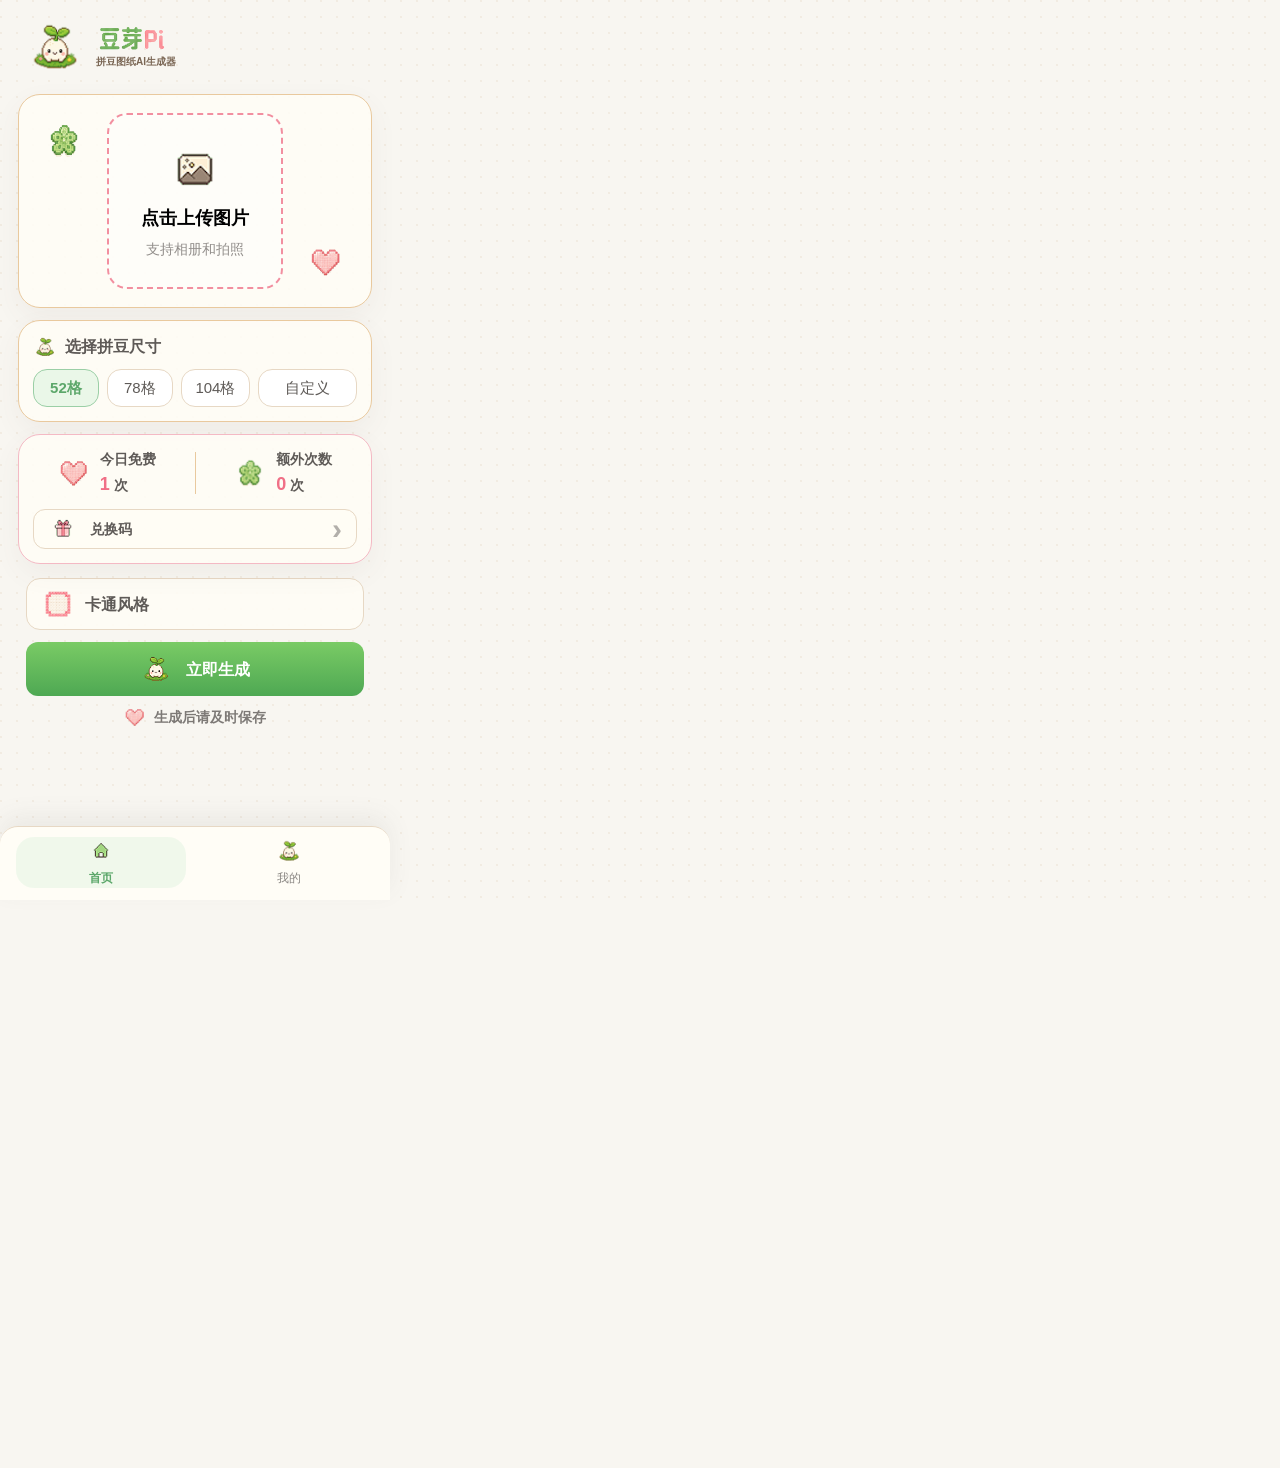
<file: index.html>
<!doctype html>
<html lang="zh-CN">
<head>
  <meta charset="utf-8">
  <meta name="viewport" content="width=device-width, initial-scale=1">
  <title>豆芽Pi</title>
  <meta http-equiv="refresh" content="0; url=production-html/mini-program.html">
  <link rel="canonical" href="production-html/mini-program.html">
</head>
<body>
  <a href="production-html/mini-program.html">打开豆芽Pi小程序前端</a>
</body>
</html>
</file>
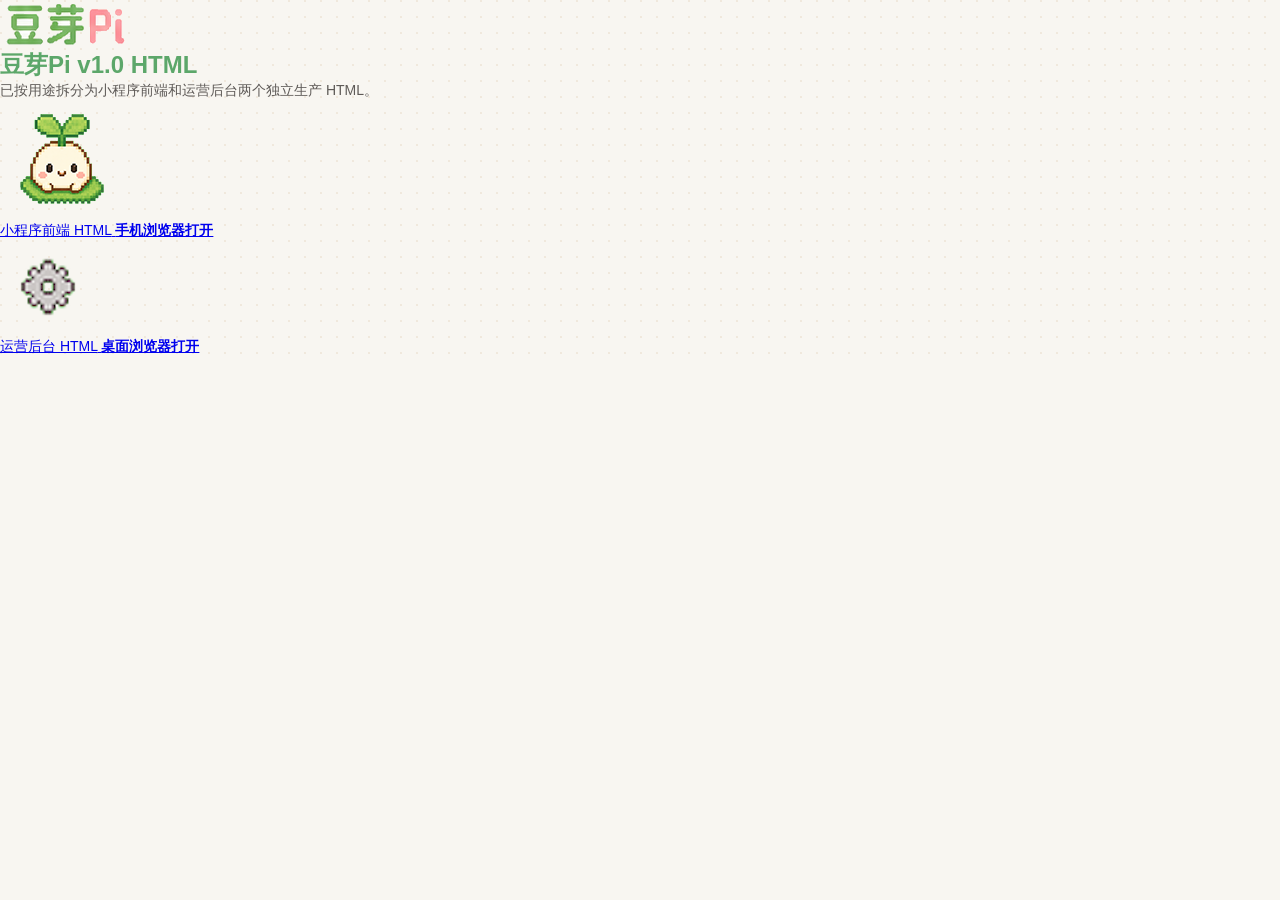
<file: production-html/index.html>
<!doctype html>
<html lang="zh-CN">
<head>
  <meta charset="utf-8">
  <meta name="viewport" content="width=device-width, initial-scale=1">
  <title>豆芽Pi v1.0 HTML 入口</title>
  <link rel="stylesheet" href="styles.css">
</head>
<body class="entry-app">
  <main class="entry-page">
    <img src="assets/brand/logo-lockup.png" alt="豆芽Pi Logo" class="entry-logo">
    <h1>豆芽Pi v1.0 HTML</h1>
    <p>已按用途拆分为小程序前端和运营后台两个独立生产 HTML。</p>
    <div class="entry-actions">
      <a class="entry-card" href="mini-program.html">
        <img src="assets/mascot/idle.png" alt="">
        <span>小程序前端 HTML</span>
        <strong>手机浏览器打开</strong>
      </a>
      <a class="entry-card" href="admin.html">
        <img src="assets/icons/settings.png" alt="">
        <span>运营后台 HTML</span>
        <strong>桌面浏览器打开</strong>
      </a>
    </div>
  </main>
</body>
</html>
</file>
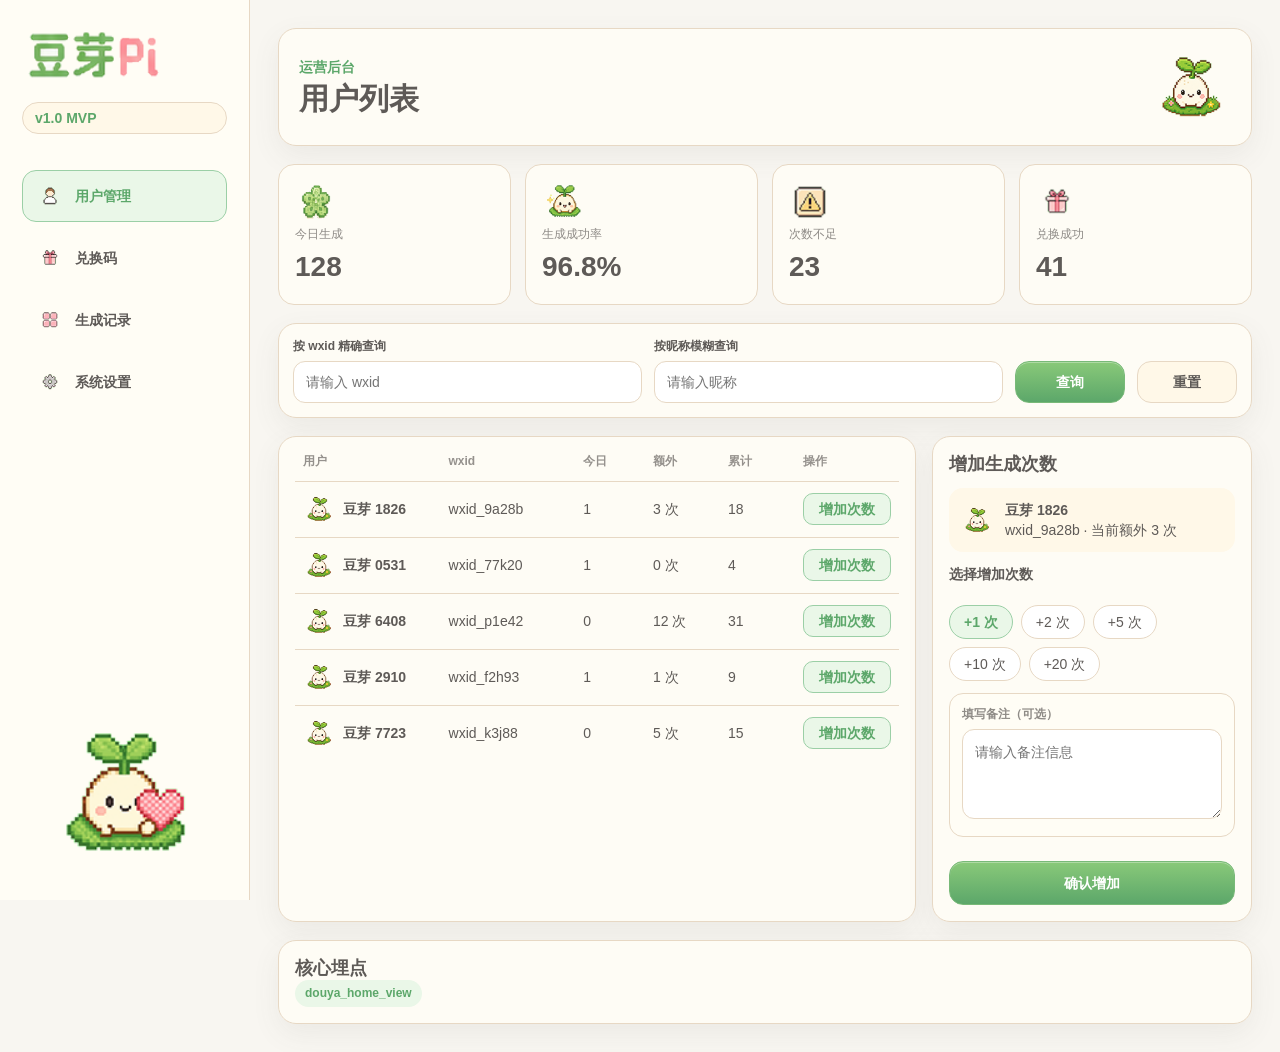
<file: production-html/admin.html>
<!doctype html>
<html lang="zh-CN">
<head>
  <meta charset="utf-8">
  <meta name="viewport" content="width=device-width, initial-scale=1">
  <title>豆芽Pi v1.0 运营后台</title>
  <link rel="icon" type="image/png" href="assets/brand/app-icon.png">
  <link rel="stylesheet" href="styles.css">
</head>
<body class="admin-app">
  <main id="admin-dashboard" class="admin-page" aria-label="豆芽Pi 运营后台用户管理">
    <aside class="admin-sidebar">
      <img src="assets/brand/logo-lockup.png" alt="豆芽Pi Logo" class="admin-logo">
      <span class="version-pill">v1.0 MVP</span>
      <nav>
        <button class="side-item is-active"><img src="assets/icons/profile.png" alt="">用户管理</button>
        <button class="side-item"><img src="assets/icons/redeem.png" alt="">兑换码</button>
        <button class="side-item"><img src="assets/icons/template-grid.png" alt="">生成记录</button>
        <button class="side-item"><img src="assets/icons/settings.png" alt="">系统设置</button>
      </nav>
      <img src="assets/mascot/love.png" alt="豆芽Pi 吉祥物" class="sidebar-mascot">
    </aside>

    <section class="admin-main">
      <header class="admin-card admin-title">
        <div>
          <span class="eyebrow">运营后台</span>
          <h1>用户列表</h1>
        </div>
        <img src="assets/brand/mascot-logo.png" alt="豆芽Pi 后台">
      </header>

      <div class="metric-grid">
        <article class="metric-card"><img src="assets/decorations/clover.png" alt=""><span>今日生成</span><strong>128</strong></article>
        <article class="metric-card"><img src="assets/mascot/success.png" alt=""><span>生成成功率</span><strong>96.8%</strong></article>
        <article class="metric-card"><img src="assets/icons/alert.png" alt=""><span>次数不足</span><strong id="quota-alert-count">23</strong></article>
        <article class="metric-card"><img src="assets/icons/redeem.png" alt=""><span>兑换成功</span><strong>41</strong></article>
      </div>

      <div class="admin-card filters">
        <label>
          <span>按 wxid 精确查询</span>
          <input id="admin-wxid" type="search" placeholder="请输入 wxid">
        </label>
        <label>
          <span>按昵称模糊查询</span>
          <input id="admin-name" type="search" placeholder="请输入昵称">
        </label>
        <button class="btn btn-primary compact-btn" data-action="admin-search">查询</button>
        <button class="btn btn-secondary compact-btn" data-action="admin-reset">重置</button>
      </div>

      <div class="admin-grid">
        <div class="admin-card table-card">
          <div class="table-header">
            <span>用户</span>
            <span>wxid</span>
            <span>今日</span>
            <span>额外</span>
            <span>累计</span>
            <span>操作</span>
          </div>
          <div id="admin-users" class="user-list"></div>
        </div>

        <div class="admin-card add-panel">
          <h2>增加生成次数</h2>
          <div id="selected-user" class="selected-user"></div>
          <span class="field-label">选择增加次数</span>
          <div class="add-counts">
            <button class="count-chip is-active" data-count="1">+1 次</button>
            <button class="count-chip" data-count="2">+2 次</button>
            <button class="count-chip" data-count="5">+5 次</button>
            <button class="count-chip" data-count="10">+10 次</button>
            <button class="count-chip" data-count="20">+20 次</button>
          </div>
          <label class="field-block admin-note">
            <span>填写备注（可选）</span>
            <textarea id="admin-note" maxlength="100" placeholder="请输入备注信息"></textarea>
          </label>
          <button class="btn btn-primary full" data-action="admin-add-count">确认增加</button>
        </div>
      </div>

      <div class="admin-card tracking-card">
        <h2>核心埋点</h2>
        <div id="event-log" class="event-log">
          <span>douya_home_view</span>
        </div>
      </div>
    </section>
  </main>

  <div id="toast" class="toast" role="status" aria-live="polite">
    <img src="assets/mascot/success.png" alt="">
    <span>已更新</span>
  </div>

  <script src="admin.js"></script>
</body>
</html>
</file>
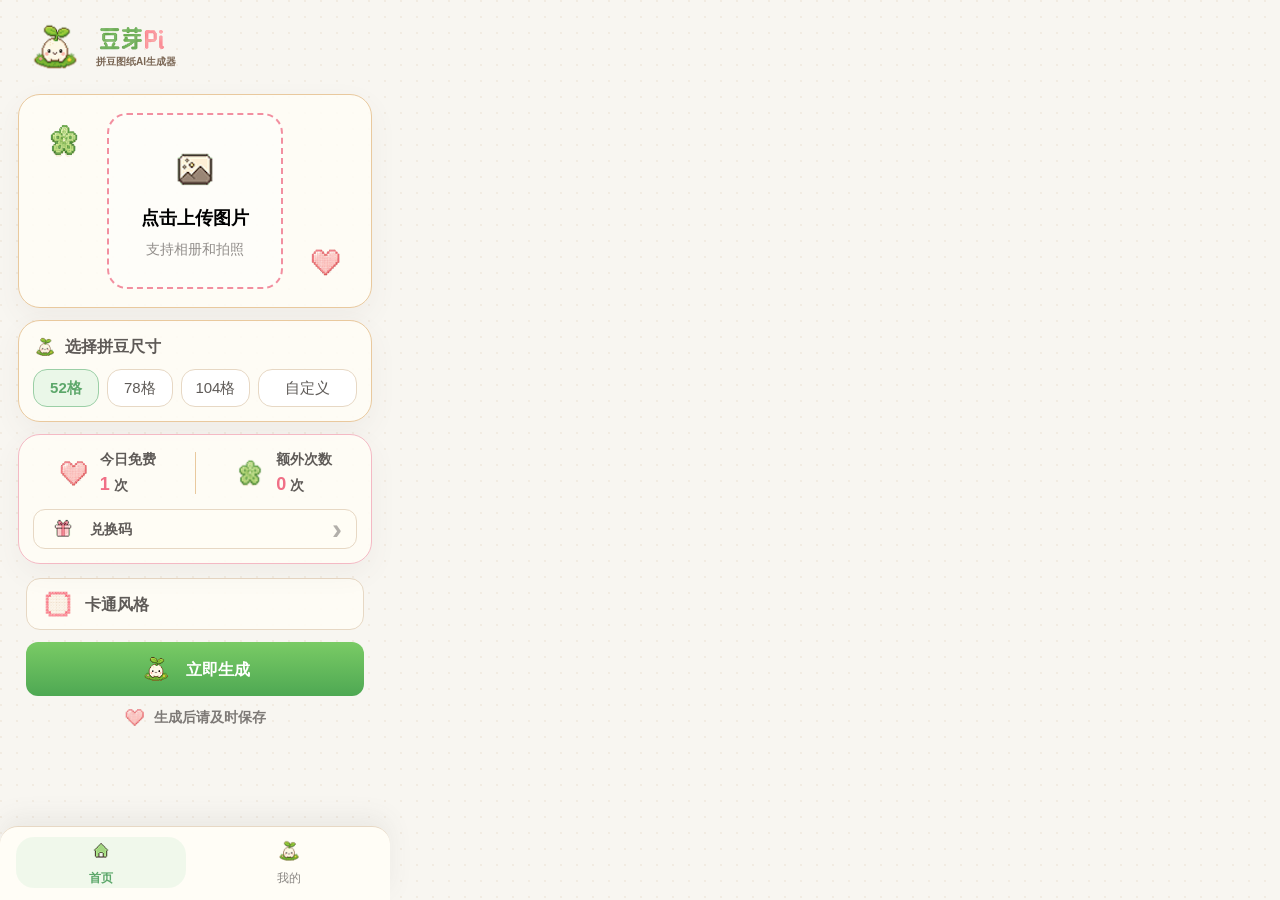
<file: production-html/mini-program.html>
<!doctype html>
<html lang="zh-CN">
<head>
  <meta charset="utf-8">
  <meta name="viewport" content="width=device-width, initial-scale=1, viewport-fit=cover">
  <title>豆芽Pi</title>
  <link rel="icon" type="image/png" href="assets/brand/app-icon.png">
  <link rel="stylesheet" href="styles.css">
</head>
<body class="mini-program-app">
  <main class="mini-app-shell" aria-label="豆芽Pi 小程序前端">
    <section id="screen-home" class="screen mini-screen is-active" data-screen="home">
      <header class="home-brand top-brand-row">
        <img src="assets/brand/mascot-logo.png" alt="豆芽Pi Logo" class="home-brand-icon">
        <div>
          <img src="assets/brand/logo-lockup.png" alt="豆芽Pi" class="home-logo">
          <p>拼豆图纸AI生成器</p>
        </div>
      </header>

      <button class="home-upload-card" type="button" data-action="upload-image" data-event="douya_image_upload_click" id="upload-card">
        <span class="upload-inner">
          <img src="assets/icons/image.png" alt="上传图片">
          <strong>点击上传图片</strong>
          <em>支持相册和拍照</em>
        </span>
        <img src="assets/decorations/clover.png" alt="" class="upload-deco clover">
        <img src="assets/decorations/heart.png" alt="" class="upload-deco heart">
      </button>

      <section class="home-panel size-panel">
        <h2><img src="assets/brand/mascot-logo.png" alt="">选择拼豆尺寸</h2>
        <div class="size-grid home-size-grid" id="size-options">
          <button class="size-option is-active" data-size="52" data-event="douya_preset_size_select">52格</button>
          <button class="size-option" data-size="78" data-event="douya_preset_size_select">78格</button>
          <button class="size-option" data-size="104" data-event="douya_preset_size_select">104格</button>
          <span class="custom-size-wrapper" id="custom-size-wrapper">
            <button class="size-option custom-trigger" data-size="custom" type="button">自定义</button>
            <label class="custom-size-field" aria-label="自定义拼豆尺寸">
              <input id="custom-size" class="custom-size" type="text" pattern="[0-9]*" maxlength="3" aria-label="输入8到104格的拼豆尺寸" inputmode="numeric">
              <span class="custom-size-placeholder">8~104格</span>
            </label>
          </span>
        </div>
      </section>

      <section class="home-panel quota-panel">
        <div class="quota-summary">
          <div>
            <img src="assets/decorations/heart.png" alt="">
            <strong><span class="quota-label">今日免费</span><span><b id="free-count" class="quota-number">1</b> 次</span></strong>
          </div>
          <span class="quota-divider"></span>
          <div>
            <img src="assets/decorations/clover.png" alt="">
            <strong><span class="quota-label">额外次数</span><span><b id="extra-count" class="quota-number">0</b> 次</span></strong>
          </div>
        </div>
        <button class="redeem-row" type="button" data-action="open-redeem" data-event="douya_redeem_entry_click">
          <img src="assets/icons/redeem.png" alt="">
          <span>兑换码</span>
          <strong>›</strong>
        </button>
      </section>

      <section class="style-options" aria-label="风格选择">
        <button id="cartoon-style-toggle" class="style-card" type="button" role="checkbox" aria-checked="false" data-action="toggle-cartoon-style" data-event="douya_cartoon_style_toggle">
          <img id="cartoon-style-icon" class="style-icon" src="assets/icons/cartoon-checkbox-unchecked.png" alt="">
          <span>卡通风格</span>
        </button>
      </section>

      <button id="generate-button" class="home-generate-button" data-action="start-generation" data-event="douya_generate_click">
        <img src="assets/brand/mascot-logo.png" alt="">
        <span>立即生成</span>
      </button>
      <p class="save-reminder"><img src="assets/decorations/heart.png" alt="">生成后请及时保存</p>
    </section>

    <section id="screen-profile" class="screen mini-screen profile-screen" data-screen="profile">
      <section class="profile-card">
        <img src="assets/brand/app-icon.png" alt="豆芽头像" class="profile-avatar">
        <strong>豆芽4826</strong>
        <img src="assets/decorations/heart.png" alt="" class="profile-heart">
      </section>

      <section class="profile-count-card">
        <div>
          <span>今日免费次数</span>
          <strong id="profile-free-count">1</strong>
        </div>
        <span class="quota-divider"></span>
        <div>
          <span>额外次数</span>
          <strong id="profile-extra-count">0</strong>
        </div>
      </section>

      <section class="profile-redeem-card">
        <img src="assets/icons/redeem.png" alt="">
        <div>
          <h2>兑换码</h2>
          <p>输入兑换码获取次数</p>
        </div>
        <button type="button" data-action="open-redeem" data-event="douya_redeem_entry_click">去兑换 ›</button>
      </section>

      <section class="profile-notice">
        <img src="assets/decorations/heart.png" alt="">
        <span>目前暂不保存历史作品，生成后请及时保存</span>
        <img src="assets/mascot/idle.png" alt="" class="notice-mascot">
      </section>
    </section>

    <section id="screen-generating" class="screen mini-screen center-screen" data-screen="generating">
      <div class="screen-header compact">
        <h1>生成中</h1>
      </div>
      <img src="assets/mascot/generating.png" alt="豆芽Pi 正在生成" class="large-mascot">
      <div class="bead-progress" aria-label="生成进度">
        <span class="bead-fill" id="progress-fill"></span>
      </div>
      <h2 id="progress-title">AI 正在摆放拼豆 · 0%</h2>
      <p>正在进行像素化、颜色映射与格子编号，请保持页面打开。</p>
      <button class="btn btn-secondary" type="button" data-action="cancel-generation">取消生成</button>
    </section>

    <section id="screen-result" class="screen mini-screen" data-screen="result">
      <div class="screen-header compact">
        <button class="icon-button" type="button" data-action="go-home" aria-label="返回首页">‹</button>
        <h1>生成结果</h1>
      </div>
      <div class="result-layout">
        <button class="bead-preview" type="button" data-action="open-image-preview" data-event="douya_result_preview_zoom_click" aria-label="查看拼豆大图">
          <img src="assets/decorations/pegboard-heart.png" alt="拼豆预览图">
        </button>
        <div class="result-stats">
          <div><span>尺寸</span><strong id="result-size">52 x 52</strong></div>
          <div><span>颜色数量</span><strong>12 色</strong></div>
        </div>
      </div>
      <div class="warning-strip">本期暂不保存历史作品，请及时下载保存。</div>
      <div class="action-row">
        <button class="btn btn-secondary" type="button" data-action="go-home" data-event="douya_regenerate_click">重新生成</button>
        <button class="btn btn-save" type="button" data-action="save-result" data-event="douya_grid_image_download_click">
          <img src="assets/icons/download.png" alt="">
          <span>保存到相册</span>
        </button>
      </div>
    </section>

    <section id="screen-errors" class="screen mini-screen" data-screen="errors">
      <div class="screen-header compact">
        <button class="icon-button" type="button" data-action="go-home" aria-label="返回首页">‹</button>
        <h1>异常与重试</h1>
      </div>
      <div class="error-grid">
        <button class="error-card" data-error="upload"><img src="assets/icons/upload.png" alt=""><strong>图片上传失败</strong><span>图片上传失败，请重新上传</span></button>
        <button class="error-card" data-error="blur"><img src="assets/icons/image.png" alt=""><strong>图片不清晰</strong><span>图片清晰度不足，请更换更清晰的图片后重试</span></button>
        <button class="error-card" data-error="risk"><img src="assets/icons/alert.png" alt=""><strong>内容风险</strong><span>当前图片暂不支持生成，请更换图片后重试</span></button>
        <button class="error-card" data-error="quota"><img src="assets/icons/redeem.png" alt=""><strong>次数不足</strong><span>今日免费生成次数已用完，可使用兑换码增加次数</span></button>
        <button class="error-card" data-error="timeout"><img src="assets/decorations/magic-wand.png" alt=""><strong>生成超时</strong><span>生成时间较长，请稍后重试</span></button>
        <button class="error-card" data-error="save"><img src="assets/icons/download.png" alt=""><strong>保存失败</strong><span>保存失败，请检查相册权限后重试</span></button>
      </div>
    </section>
  </main>

  <nav class="tabbar mini-tabbar two-tabbar" aria-label="底部导航">
    <button class="tab-item is-active" data-action="go-home"><img src="assets/icons/home.png" alt=""><span>首页</span></button>
    <button class="tab-item" data-action="show-profile"><img src="assets/brand/mascot-logo.png" alt=""><span>我的</span></button>
  </nav>

  <div class="modal-backdrop" id="redeem-modal" aria-hidden="true">
    <div class="modal-card" role="dialog" aria-modal="true" aria-labelledby="redeem-title">
      <button class="modal-close" type="button" data-action="close-redeem" aria-label="关闭">×</button>
      <img src="assets/mascot/love.png" alt="兑换码" class="modal-mascot">
      <h2 id="redeem-title">兑换码</h2>
      <p>输入兑换码后可增加生成次数</p>
      <input id="redeem-input" type="text" placeholder="请输入兑换码">
      <div class="action-row">
        <button class="btn btn-secondary" type="button" data-action="close-redeem">取消</button>
        <button class="btn btn-primary" type="button" data-action="submit-redeem" data-event="douya_redeem_submit">确认兑换</button>
      </div>
    </div>
  </div>

  <div class="image-preview-modal" id="image-preview-modal" aria-hidden="true">
    <button class="image-preview-close" type="button" data-action="close-image-preview" aria-label="关闭大图">×</button>
    <div class="image-preview-stage" id="image-preview-stage">
      <img id="image-preview-img" src="assets/decorations/pegboard-heart.png" alt="拼豆大图预览">
    </div>
  </div>

  <div id="toast" class="toast" role="status" aria-live="polite">
    <img src="assets/mascot/success.png" alt="">
    <span>已保存到相册</span>
  </div>
  <img src="assets/icons/upload-close.png" alt="" class="preload-asset" aria-hidden="true">

  <script src="mini-program.js"></script>
</body>
</html>
</file>
<file: production-html/styles.css>
:root {
  --green-300: #9BCFA6;
  --green-500: #5CA76A;
  --pink-100: #F4D7DE;
  --pink-400: #F28FA0;
  --yellow-200: #F3E3A1;
  --blue-200: #A9C7D8;
  --peach-200: #F2B9A2;
  --surface-base: #F8F6F1;
  --surface-card: #FFFDF6;
  --text-primary: #5E5A57;
  --border-soft: #E7D8C4;
  --shadow-soft: 0 18px 48px rgba(94, 90, 87, .14);
}

* {
  box-sizing: border-box;
}

html {
  min-height: 100%;
  background: var(--surface-base);
}

body {
  min-height: 100%;
  margin: 0;
  color: var(--text-primary);
  font-family: -apple-system, BlinkMacSystemFont, "PingFang SC", "Microsoft YaHei", sans-serif;
  font-size: 14px;
  line-height: 1.45;
  background:
    radial-gradient(circle at 1px 1px, rgba(231, 216, 196, .45) 1px, transparent 0) 0 0 / 16px 16px,
    var(--surface-base);
}

button,
input,
textarea {
  font: inherit;
}

button {
  cursor: pointer;
}

img {
  display: block;
  max-width: 100%;
}

.page-shell {
  width: min(1480px, 100%);
  margin: 0 auto;
  padding: 24px;
}

.topbar,
.workspace,
.admin-card,
.phone {
  border: 1px solid var(--border-soft);
}

.topbar {
  display: flex;
  align-items: center;
  justify-content: space-between;
  gap: 20px;
  padding: 14px 18px;
  border-radius: 20px;
  background: rgba(255, 253, 246, .9);
  box-shadow: 0 12px 32px rgba(94, 90, 87, .08);
}

.brand-lockup {
  display: flex;
  align-items: center;
  gap: 14px;
}

.brand-logo {
  width: 128px;
  height: auto;
}

.version-pill,
.eyebrow {
  color: var(--green-500);
  font-weight: 700;
}

.version-pill {
  padding: 5px 12px;
  border: 1px solid var(--border-soft);
  border-radius: 999px;
  background: #FFF8E8;
}

.topbar-meta {
  display: flex;
  gap: 16px;
  color: rgba(94, 90, 87, .72);
}

.workspace {
  display: grid;
  grid-template-columns: minmax(390px, 430px) minmax(680px, 1fr);
  gap: 24px;
  margin-top: 22px;
  padding: 22px;
  border-radius: 24px;
  background: rgba(255, 253, 246, .58);
}

.phone-stage {
  display: flex;
  justify-content: center;
  align-items: flex-start;
}

.phone {
  position: sticky;
  top: 20px;
  width: 390px;
  height: 844px;
  overflow: hidden;
  border-radius: 42px;
  background: var(--surface-card);
  box-shadow: var(--shadow-soft);
}

.phone::before {
  content: "";
  position: absolute;
  inset: 10px;
  pointer-events: none;
  border: 7px solid #2f2d2b;
  border-radius: 34px;
  z-index: 5;
}

.wechat-status {
  position: relative;
  z-index: 2;
  display: flex;
  justify-content: space-between;
  align-items: center;
  height: 48px;
  padding: 16px 28px 8px;
  font-weight: 700;
}

.wechat-capsule {
  padding: 4px 10px;
  border: 1px solid var(--border-soft);
  border-radius: 999px;
  background: #fff;
  letter-spacing: 1px;
}

.screen {
  display: none;
  height: calc(100% - 116px);
  overflow-y: auto;
  padding: 8px 24px 22px;
}

.screen.is-active {
  display: block;
}

.screen-header {
  display: flex;
  align-items: center;
  min-height: 42px;
  margin-bottom: 10px;
}

.screen-header.compact {
  gap: 10px;
}

.header-logo {
  width: 100px;
}

h1,
h2,
h3,
p {
  margin: 0;
}

h1 {
  font-size: 24px;
  line-height: 1.2;
  color: var(--green-500);
}

h2 {
  font-size: 18px;
  line-height: 1.25;
}

h3 {
  font-size: 16px;
}

.hero-card,
.template-card,
.quick-card,
.field-block,
.upload-card,
.result-stats > div,
.warning-strip,
.error-card,
.metric-card {
  border: 1px solid var(--border-soft);
  background: rgba(255, 253, 246, .92);
}

.hero-card {
  position: relative;
  min-height: 146px;
  padding: 18px;
  border-color: #F4B9C4;
  border-radius: 18px;
  overflow: hidden;
}

.hero-card h1 {
  max-width: 220px;
  margin: 4px 0 8px;
  color: var(--pink-400);
}

.hero-card p {
  max-width: 188px;
}

.hero-mascot {
  position: absolute;
  right: 18px;
  bottom: 12px;
  width: 112px;
}

.btn {
  min-height: 44px;
  display: inline-flex;
  align-items: center;
  justify-content: center;
  gap: 8px;
  border: 1px solid transparent;
  border-radius: 14px;
  padding: 0 18px;
  color: var(--text-primary);
  font-weight: 700;
  background: #fff;
}

.btn img {
  width: 30px;
  height: 30px;
  object-fit: contain;
}

.btn-primary {
  color: #fff;
  border-color: #78B978;
  background: linear-gradient(180deg, #89C979 0%, var(--green-500) 100%);
  box-shadow: inset 0 1px 0 rgba(255,255,255,.32);
}

.btn-secondary {
  border-color: var(--border-soft);
  background: #FFF8E8;
}

.btn-save {
  color: #fff;
  border-color: #E9768B;
  background: linear-gradient(180deg, #F59AAA 0%, var(--pink-400) 100%);
}

.btn.full {
  width: 100%;
}

.hero-card .btn {
  min-height: 38px;
  margin-top: 12px;
}

.section-title,
.quota-row,
.action-row,
.table-header,
.user-row,
.selected-user {
  display: flex;
  align-items: center;
  justify-content: space-between;
  gap: 12px;
}

.section-title {
  margin: 20px 0 10px;
}

.link-button {
  border: 0;
  color: rgba(94, 90, 87, .72);
  background: transparent;
  font-weight: 700;
}

.link-button.pink {
  color: var(--pink-400);
}

.template-row {
  display: grid;
  grid-template-columns: repeat(3, minmax(0, 1fr));
  gap: 10px;
}

.template-card {
  min-height: 132px;
  padding: 8px;
  border-radius: 14px;
}

.template-card img {
  width: 100%;
  height: 72px;
  object-fit: contain;
  background: #FFF7E9;
  border-radius: 10px;
}

.template-card strong {
  display: block;
  margin-top: 7px;
}

.template-card span,
.quick-card span,
.upload-card span,
.field-block span,
.error-card span,
.metric-card span,
.result-stats span {
  color: rgba(94, 90, 87, .7);
  font-size: 12px;
}

.quick-grid {
  display: grid;
  grid-template-columns: repeat(4, minmax(0, 1fr));
  gap: 10px;
  margin-top: 14px;
}

.quick-card {
  min-height: 72px;
  border-radius: 14px;
  padding: 8px 4px;
}

.quick-card img,
.tab-item img {
  width: 26px;
  height: 26px;
  object-fit: contain;
  margin: 0 auto 6px;
}

.icon-button {
  width: 34px;
  height: 34px;
  border: 0;
  border-radius: 50%;
  background: #FFF8E8;
  color: var(--text-primary);
  font-size: 26px;
  line-height: 1;
}

.upload-card {
  width: 100%;
  min-height: 126px;
  display: grid;
  place-items: center;
  gap: 5px;
  margin-bottom: 12px;
  border-style: dashed;
  border-radius: 16px;
}

.upload-card.has-image {
  grid-template-columns: 108px 1fr;
  justify-items: start;
  text-align: left;
  padding: 12px;
}

.upload-card img {
  width: 44px;
  height: 44px;
  object-fit: contain;
}

.upload-card.has-image img {
  width: 96px;
  height: 96px;
  border-radius: 12px;
  background: #FFF7E9;
}

.field-block {
  display: block;
  margin-bottom: 12px;
  padding: 12px;
  border-radius: 14px;
}

.field-block > span,
.field-label {
  display: block;
  margin-bottom: 8px;
  font-weight: 700;
}

input,
textarea {
  width: 100%;
  border: 1px solid var(--border-soft);
  border-radius: 12px;
  color: var(--text-primary);
  background: #fff;
  outline: 0;
}

input {
  height: 42px;
  padding: 0 12px;
}

textarea {
  min-height: 90px;
  resize: vertical;
  padding: 12px;
}

.chip-row,
.size-grid,
.add-counts {
  display: flex;
  flex-wrap: wrap;
  gap: 8px;
}

.chip,
.size-option,
.count-chip {
  min-height: 34px;
  border: 1px solid var(--border-soft);
  border-radius: 999px;
  padding: 0 14px;
  color: var(--text-primary);
  background: #fff;
}

.chip.is-active,
.size-option.is-active,
.count-chip.is-active {
  color: var(--green-500);
  border-color: var(--green-300);
  background: #EAF7E8;
  font-weight: 700;
}

.size-grid {
  display: grid;
  grid-template-columns: repeat(4, minmax(0, 1fr));
}

.custom-size {
  display: none;
  margin-top: 10px;
}

.custom-size.is-visible {
  display: block;
}

.quota-row {
  margin: 4px 0 12px;
  padding: 0 2px;
}

.center-screen {
  text-align: center;
}

.large-mascot {
  width: 128px;
  height: 128px;
  object-fit: contain;
  margin: 80px auto 18px;
}

.bead-progress {
  width: 240px;
  height: 20px;
  display: flex;
  margin: 0 auto 18px;
  overflow: hidden;
  border: 1px solid var(--border-soft);
  border-radius: 999px;
  background: #FFF8E8;
}

.bead-fill {
  width: 0%;
  background: repeating-linear-gradient(90deg, var(--green-500) 0 10px, var(--green-300) 10px 16px);
  transition: width .28s ease;
}

.center-screen p {
  max-width: 280px;
  margin: 8px auto 22px;
}

.result-layout {
  display: grid;
  grid-template-columns: 1fr;
  gap: 12px;
}

.bead-preview {
  width: 100%;
  min-height: 230px;
  display: grid;
  place-items: center;
  border: 0;
  border-radius: 16px;
  background: #FFF4E3;
  cursor: zoom-in;
}

.bead-preview img {
  width: 220px;
  pointer-events: none;
}

.result-stats {
  display: grid;
  grid-template-columns: repeat(2, minmax(0, 1fr));
  gap: 10px;
}

.result-stats > div {
  min-height: 76px;
  padding: 12px;
  border-radius: 14px;
}

.result-stats strong {
  display: block;
  margin-top: 4px;
  font-size: 20px;
}

.warning-strip {
  margin: 12px 0;
  padding: 12px;
  border-color: #F3A6B5;
  border-radius: 14px;
  color: #E56E84;
  background: #FFF0F3;
  font-weight: 700;
}

.error-grid {
  display: grid;
  grid-template-columns: repeat(2, minmax(0, 1fr));
  gap: 10px;
}

.error-card {
  min-height: 118px;
  padding: 12px;
  border-radius: 14px;
  text-align: left;
}

.error-card img {
  width: 42px;
  height: 42px;
  object-fit: contain;
  margin-bottom: 8px;
}

.error-card strong {
  display: block;
  margin-bottom: 4px;
}

.tabbar {
  position: absolute;
  left: 18px;
  right: 18px;
  bottom: 16px;
  z-index: 6;
  display: grid;
  grid-template-columns: repeat(4, minmax(0, 1fr));
  padding: 8px 10px 12px;
  border-top: 1px solid var(--border-soft);
  background: rgba(255, 253, 246, .96);
}

.tab-item {
  min-height: 48px;
  border: 0;
  color: rgba(94, 90, 87, .72);
  background: transparent;
  font-size: 12px;
}

.tab-item.is-active {
  color: var(--green-500);
  font-weight: 800;
}

.admin-panel {
  display: grid;
  gap: 16px;
}

.admin-card {
  border-radius: 18px;
  background: rgba(255, 253, 246, .92);
  box-shadow: 0 10px 28px rgba(94, 90, 87, .08);
}

.admin-title {
  display: flex;
  justify-content: space-between;
  align-items: center;
  padding: 18px 20px;
}

.admin-title h2 {
  margin-top: 4px;
  font-size: 26px;
}

.admin-title img {
  width: 76px;
}

.metric-grid {
  display: grid;
  grid-template-columns: repeat(4, minmax(0, 1fr));
  gap: 14px;
}

.metric-card {
  min-height: 112px;
  padding: 16px;
  border-radius: 16px;
}

.metric-card img {
  width: 42px;
  height: 42px;
  object-fit: contain;
}

.metric-card strong {
  display: block;
  margin-top: 4px;
  font-size: 28px;
}

.filters {
  display: grid;
  grid-template-columns: 1fr 1fr 110px 100px;
  gap: 12px;
  padding: 14px;
  align-items: end;
}

.filters label span,
.admin-note span {
  display: block;
  margin-bottom: 6px;
  font-size: 12px;
  font-weight: 700;
}

.compact-btn {
  min-height: 42px;
}

.admin-grid {
  display: grid;
  grid-template-columns: minmax(0, 1.5fr) 320px;
  gap: 16px;
}

.table-card,
.add-panel,
.tracking-card {
  padding: 16px;
}

.table-header,
.user-row {
  display: grid;
  grid-template-columns: 1.25fr 1.15fr .55fr .6fr .6fr 88px;
  gap: 10px;
  align-items: center;
}

.table-header {
  padding: 0 8px 10px;
  color: rgba(94, 90, 87, .66);
  font-size: 12px;
  font-weight: 700;
}

.user-row {
  min-height: 56px;
  padding: 8px;
  border-top: 1px solid var(--border-soft);
}

.user-profile {
  display: flex;
  align-items: center;
  gap: 8px;
  font-weight: 700;
}

.user-profile img,
.selected-user img {
  width: 32px;
  height: 32px;
  object-fit: contain;
}

.mini-btn {
  min-height: 32px;
  border: 1px solid var(--green-300);
  border-radius: 10px;
  color: var(--green-500);
  background: #EAF7E8;
  font-weight: 700;
}

.add-panel {
  display: grid;
  gap: 12px;
}

.selected-user {
  justify-content: flex-start;
  padding: 12px;
  border-radius: 14px;
  background: #FFF8E8;
}

.tracking-card h3 {
  margin-bottom: 10px;
}

.event-log {
  display: flex;
  flex-wrap: wrap;
  gap: 8px;
}

.event-log span {
  padding: 5px 10px;
  border-radius: 999px;
  background: #EAF7E8;
  color: var(--green-500);
  font-size: 12px;
  font-weight: 700;
}

.modal-backdrop {
  position: fixed;
  inset: 0;
  z-index: 20;
  display: none;
  align-items: center;
  justify-content: center;
  padding: 24px;
  background: rgba(36, 34, 32, .48);
}

.modal-backdrop.is-open {
  display: flex;
}

.modal-card {
  position: relative;
  width: min(330px, 100%);
  padding: 24px;
  border: 1px solid var(--border-soft);
  border-radius: 22px;
  text-align: center;
  background: var(--surface-card);
  box-shadow: var(--shadow-soft);
}

.modal-close {
  position: absolute;
  top: 12px;
  right: 12px;
  width: 30px;
  height: 30px;
  border: 0;
  border-radius: 50%;
  background: #FFF8E8;
}

.modal-mascot {
  width: 92px;
  margin: 0 auto 8px;
}

.modal-card p {
  margin: 6px 0 14px;
  color: rgba(94, 90, 87, .72);
}

.modal-card input {
  margin-bottom: 14px;
}

.image-preview-modal {
  position: fixed;
  inset: 0;
  z-index: 40;
  display: none;
  align-items: center;
  justify-content: center;
  background: rgba(36, 34, 32, .88);
}

.image-preview-modal.is-open {
  display: flex;
}

.image-preview-stage {
  width: 100%;
  height: 100%;
  display: grid;
  place-items: center;
  overflow: hidden;
  touch-action: none;
}

.image-preview-stage img {
  width: min(86vw, 420px);
  max-height: 78dvh;
  object-fit: contain;
  transition: transform .08s linear;
  will-change: transform;
}

.image-preview-close {
  position: absolute;
  top: max(18px, env(safe-area-inset-top));
  right: 18px;
  z-index: 1;
  width: 42px;
  height: 42px;
  border: 1px solid rgba(255,255,255,.35);
  border-radius: 50%;
  color: #fff;
  background: rgba(255,255,255,.12);
  font-size: 28px;
  line-height: 1;
}

.toast {
  position: fixed;
  left: 50%;
  bottom: 28px;
  z-index: 30;
  display: flex;
  align-items: center;
  gap: 8px;
  min-height: 46px;
  padding: 8px 16px;
  border-radius: 14px;
  color: #fff;
  background: rgba(71, 68, 64, .92);
  box-shadow: var(--shadow-soft);
  opacity: 0;
  transform: translate(-50%, 16px);
  transition: opacity .18s ease, transform .18s ease;
  pointer-events: none;
}

.toast.is-visible {
  opacity: 1;
  transform: translate(-50%, 0);
}

.preload-asset {
  display: none;
}

.toast img {
  width: 28px;
  height: 28px;
  object-fit: contain;
}

@media (max-width: 1160px) {
  .workspace {
    grid-template-columns: 1fr;
  }

  .phone {
    position: relative;
    top: auto;
  }
}

@media (max-width: 720px) {
  .page-shell {
    padding: 0;
  }

  .topbar,
  .admin-panel {
    display: none;
  }

  .workspace {
    margin: 0;
    padding: 0;
    border: 0;
    border-radius: 0;
    background: transparent;
  }

  .phone {
    width: 100vw;
    height: 100vh;
    border: 0;
    border-radius: 0;
    box-shadow: none;
  }

  .phone::before {
    display: none;
  }

  .screen {
    height: calc(100% - 112px);
  }
}

body.mini-program-app {
  min-height: 100dvh;
  overflow-x: hidden;
  background:
    radial-gradient(circle at 1px 1px, rgba(231, 216, 196, .34) 1px, transparent 0) 0 0 / 16px 16px,
    var(--surface-base);
}

.mini-app-shell {
  width: 100%;
  max-width: 390px;
  min-height: 100dvh;
  margin: 0;
  padding: 18px 18px calc(96px + env(safe-area-inset-bottom));
}

.mini-program-app .screen {
  height: auto;
  min-height: calc(100dvh - 116px);
  overflow: visible;
  padding: 0;
}

.mini-program-app .screen-header {
  margin-bottom: 16px;
}

.mini-program-app .header-logo {
  width: 132px;
}

.home-brand {
  padding: 0 8px 8px;
}

.top-brand-row {
  display: flex;
  align-items: center;
  gap: 12px;
}

.home-brand-icon {
  width: 58px;
  height: 58px;
  object-fit: contain;
  flex: 0 0 auto;
}

.home-logo {
  width: 70px;
  display: block;
}

.home-brand p {
  margin-top: 2px;
  color: #7A6654;
  font-size: 10px;
  font-weight: 700;
}

.home-upload-card,
.home-panel,
.profile-card,
.profile-count-card,
.profile-redeem-card,
.profile-notice {
  position: relative;
  border: 1px solid #E9C99E;
  border-radius: 22px;
  background: rgba(255, 253, 246, .88);
  box-shadow: 0 10px 28px rgba(94, 90, 87, .06);
}

.home-hero {
  min-height: 174px;
  display: grid;
  grid-template-columns: minmax(0, 1fr) 110px;
  align-items: center;
  gap: 8px;
  overflow: hidden;
  padding: 20px 16px;
}

.home-hero-copy {
  min-width: 0;
}

.home-hero-copy h1 {
  margin: 8px 0 12px;
  color: #5E5A57;
  font-size: 20px;
  line-height: 1.12;
  font-weight: 900;
  letter-spacing: 0;
  white-space: nowrap;
}

.home-hero-copy p {
  display: inline-flex;
  max-width: 100%;
  padding: 7px 12px;
  border: 1px dashed #F28FA0;
  border-radius: 10px;
  color: #F06F86;
  background: rgba(255, 240, 243, .72);
  font-size: 15px;
  font-weight: 800;
  white-space: nowrap;
}

.hero-big-mascot {
  width: 110px;
  height: 110px;
  object-fit: contain;
  align-self: end;
}

.tiny-deco {
  width: 28px;
}

.bead-dots {
  position: absolute;
  pointer-events: none;
}

.bead-dots.top-left {
  left: 10px;
  top: 10px;
  width: 58px;
  opacity: .92;
}

.home-upload-card {
  width: 100%;
  min-height: 214px;
  display: grid;
  place-items: center;
  margin-top: 10px;
  padding: 16px;
}

.home-upload-card .upload-inner {
  position: relative;
  width: min(176px, 68%);
  aspect-ratio: 1 / 1;
  display: grid;
  place-items: center;
  align-content: center;
  gap: 8px;
  border: 2px dashed #F28FA0;
  border-radius: 20px;
  background: rgba(255,255,255,.4);
}

.home-upload-card .upload-inner > img {
  width: 54px;
  height: 54px;
  object-fit: contain;
}

.home-upload-card strong {
  font-size: 18px;
}

.home-upload-card em {
  color: rgba(94, 90, 87, .68);
  font-style: normal;
}

.home-upload-card.has-image .upload-inner {
  width: min(176px, 68%);
  overflow: hidden;
}

.home-upload-card .uploaded-preview > .uploaded-image {
  position: absolute;
  inset: 0;
  width: 100% !important;
  height: 100% !important;
  object-fit: cover;
}

.upload-clear-button {
  position: absolute;
  top: 8px;
  right: 8px;
  width: 30px;
  height: 30px;
  display: grid;
  place-items: center;
  border: 0;
  padding: 0;
  border-radius: 50%;
  background: rgba(255, 253, 246, .86);
}

.upload-clear-button img {
  width: 24px;
  height: 24px;
  object-fit: contain;
}

.upload-deco {
  position: absolute;
  width: 34px;
  pointer-events: none;
}

.upload-deco.clover {
  left: 28px;
  top: 26px;
}

.upload-deco.heart {
  right: 28px;
  bottom: 28px;
}

.home-panel {
  margin-top: 12px;
  padding: 14px;
}

.home-panel h2 {
  display: flex;
  align-items: center;
  gap: 8px;
  margin-bottom: 10px;
  font-size: 16px;
}

.home-panel h2 img {
  width: 24px;
  height: 24px;
  object-fit: contain;
}

.home-size-grid {
  grid-template-columns: .9fr .9fr .95fr 1.35fr;
  gap: 8px;
}

.home-size-grid .size-option {
  min-height: 38px;
  border-radius: 14px;
  padding: 0 6px;
  font-size: 15px;
  white-space: nowrap;
}

.home-size-grid .custom-trigger {
  color: var(--text-primary);
  border-color: var(--border-soft);
  background: #fff;
}

.custom-size-wrapper {
  min-width: 0;
  display: block;
}

.custom-size-wrapper .custom-trigger {
  width: 100%;
}

.custom-size-field {
  min-height: 42px;
  display: none;
  align-items: center;
  justify-content: center;
  border: 1px solid var(--green-300);
  border-radius: 14px;
  padding: 0 8px;
  color: var(--green-500);
  background: #EAF7E8;
  font-weight: 800;
}

.custom-size-wrapper.is-editing .custom-trigger {
  display: none;
}

.custom-size-wrapper.is-editing .custom-size-field {
  display: flex;
}

.custom-size-field .custom-size {
  display: block;
  width: 1ch;
  flex: 0 0 1ch;
  min-width: 0;
  height: 38px;
  margin: 0;
  border: 0;
  padding: 0;
  color: var(--green-500);
  background: transparent;
  font-size: 16px;
  font-weight: 800;
  text-align: left;
  caret-color: var(--green-500);
}

.custom-size-wrapper.has-value .custom-size {
  width: 100%;
  flex: 1 1 auto;
  text-align: center;
}

.custom-size-placeholder {
  color: rgba(94, 90, 87, .72);
  pointer-events: none;
}

.custom-size-wrapper.has-value .custom-size-placeholder {
  display: none;
}

.custom-size-line {
  width: min(168px, 54%);
  min-height: 36px;
  display: flex;
  align-items: center;
  gap: 8px;
  margin: 10px 0 0 auto;
  padding: 0 10px;
  border: 1px solid var(--border-soft);
  border-radius: 10px;
  background: #fff;
}

.custom-size-line img {
  width: 20px;
  height: 20px;
  object-fit: contain;
}

.custom-size-line .custom-size {
  display: block;
  height: 34px;
  margin: 0;
  border: 0;
  padding: 0;
}

.quota-panel {
  border-color: #F4B9C4;
}

.quota-summary {
  display: grid;
  grid-template-columns: 1fr 1px 1fr;
  align-items: center;
  gap: 14px;
}

.quota-summary > div {
  display: flex;
  align-items: center;
  justify-content: center;
  gap: 10px;
  font-size: 14px;
}

.quota-summary img {
  width: 32px;
  height: 32px;
  object-fit: contain;
}

.quota-summary b {
  color: #F06F86;
  font-size: 18px;
}

.quota-summary strong {
  display: grid;
  gap: 2px;
}

.quota-label {
  font-size: 14px;
}

.quota-number {
  font-size: 18px;
}

.quota-divider {
  width: 1px;
  min-height: 42px;
  background: #E9C99E;
}

.redeem-row {
  width: 100%;
  min-height: 40px;
  display: grid;
  grid-template-columns: 32px 1fr auto;
  align-items: center;
  gap: 10px;
  margin-top: 12px;
  padding: 0 14px;
  border: 1px solid var(--border-soft);
  border-radius: 12px;
  color: var(--text-primary);
  background: rgba(255,253,246,.9);
  text-align: left;
  font-weight: 800;
}

.redeem-row img {
  width: 30px;
  height: 34px;
  object-fit: contain;
}

.redeem-row strong {
  color: rgba(94,90,87,.48);
  font-size: 30px;
  line-height: 1;
}

.style-options {
  display: grid;
  grid-template-columns: 1fr;
  margin: 14px 8px 0;
}

.style-card {
  min-height: 52px;
  display: grid;
  grid-template-columns: 34px 1fr;
  align-items: center;
  gap: 8px;
  padding: 0 16px;
  border: 1px solid var(--border-soft);
  border-radius: 14px;
  color: var(--text-primary);
  background: rgba(255, 253, 246, .9);
  font-size: 16px;
  font-weight: 900;
  text-align: left;
}

.style-card.is-checked {
  border-color: var(--green-300);
  background: #EAF7E8;
  color: var(--green-500);
}

.style-icon {
  width: 30px;
  height: 30px;
  object-fit: contain;
}

.home-generate-button {
  width: calc(100% - 16px);
  min-height: 54px;
  display: flex;
  align-items: center;
  justify-content: center;
  gap: 14px;
  margin: 12px auto 6px;
  border: 0;
  border-radius: 12px;
  color: #fff;
  background: linear-gradient(180deg, #7ACB65 0%, #4EA853 100%);
  box-shadow: none;
  font-size: 16px;
  font-weight: 900;
}

.home-generate-button img {
  width: 32px;
  height: 32px;
  object-fit: contain;
}

.save-reminder {
  display: flex;
  align-items: center;
  justify-content: center;
  gap: 8px;
  margin: 10px 0 4px;
  color: rgba(94,90,87,.8);
  font-weight: 700;
}

.save-reminder img {
  width: 22px;
  height: 22px;
  object-fit: contain;
}

.two-tabbar {
  grid-template-columns: repeat(2, minmax(0, 1fr));
  gap: 18px;
  padding: 10px 16px max(12px, env(safe-area-inset-bottom));
  border: 1px solid var(--border-soft);
  border-radius: 18px 18px 0 0;
}

.two-tabbar .tab-item {
  border-radius: 18px;
}

.two-tabbar .tab-item.is-active {
  background: rgba(234, 247, 232, .72);
}

.profile-card {
  min-height: 112px;
  display: grid;
  grid-template-columns: 74px 1fr 26px;
  align-items: center;
  gap: 12px;
  padding: 18px;
}

.profile-avatar {
  width: 74px;
  height: 74px;
  border: 2px solid #F28FA0;
  border-radius: 18px;
  background: #FFF0F3;
  object-fit: cover;
}

.profile-card strong {
  font-size: 18px;
  color: #4E4640;
  white-space: nowrap;
}

.profile-heart {
  width: 32px;
  align-self: start;
}

.profile-count-card {
  min-height: 96px;
  display: grid;
  grid-template-columns: 1fr 1px 1fr;
  align-items: center;
  gap: 14px;
  margin-top: 18px;
  padding: 14px 18px;
}

.profile-count-card > div {
  display: grid;
  place-items: center;
  gap: 8px;
  text-align: center;
}

.profile-count-card span {
  font-size: 14px;
  font-weight: 800;
}

.profile-count-card strong {
  font-size: 18px;
  line-height: 1;
}

#profile-free-count {
  color: var(--green-500);
}

#profile-extra-count {
  color: #E8A925;
}

.profile-redeem-card {
  min-height: 94px;
  display: grid;
  grid-template-columns: 50px minmax(0, 1fr) auto;
  align-items: center;
  gap: 12px;
  margin-top: 18px;
  padding: 16px;
}

.profile-redeem-card > img {
  width: 46px;
  height: 46px;
  padding: 7px;
  border: 1px solid #F4B9C4;
  border-radius: 14px;
  background: #FFF0F3;
  object-fit: contain;
}

.profile-redeem-card h2 {
  font-size: 16px;
  white-space: nowrap;
}

.profile-redeem-card p {
  color: rgba(94,90,87,.68);
  font-size: 12px;
  white-space: nowrap;
}

.profile-redeem-card button {
  min-width: 86px;
  min-height: 42px;
  border: 1px solid #E9768B;
  border-radius: 16px;
  color: #fff;
  background: linear-gradient(180deg, #F59AAA 0%, var(--pink-400) 100%);
  font-size: 14px;
  font-weight: 900;
}

.profile-notice {
  min-height: 86px;
  display: grid;
  grid-template-columns: 36px 1fr 64px;
  align-items: center;
  gap: 10px;
  margin-top: 22px;
  padding: 14px 16px;
  border-color: #F4B9C4;
  border-style: dashed;
}

.profile-notice img:first-child {
  width: 28px;
}

.profile-notice span {
  font-size: 14px;
  font-weight: 800;
}

.notice-mascot {
  width: 58px;
}

.mini-program-app .hero-card {
  min-height: 178px;
}

.mini-program-app .hero-card h1 {
  max-width: 236px;
  font-size: 28px;
}

.mini-program-app .hero-card p {
  max-width: 212px;
}

.mini-program-app .hero-mascot {
  width: 130px;
}

.mini-program-app .template-card {
  min-height: 152px;
}

.mini-program-app .template-card img {
  height: 88px;
}

.mini-program-app .quick-card {
  min-height: 82px;
}

.mini-program-app .upload-card {
  min-height: 150px;
}

.mini-program-app .large-mascot {
  margin-top: 110px;
}

.mini-tabbar {
  position: fixed;
  left: 0;
  right: auto;
  bottom: 0;
  width: 100%;
  max-width: 390px;
  transform: none;
  padding-bottom: max(12px, env(safe-area-inset-bottom));
  border: 1px solid var(--border-soft);
  border-width: 1px 0 0;
  background: rgba(255, 253, 246, .97);
  box-shadow: 0 -10px 24px rgba(94, 90, 87, .08);
}

@media (max-width: 430px) {
  .mini-app-shell {
    padding-left: 16px;
    padding-right: 16px;
  }

  .home-size-grid {
    gap: 7px;
  }

  .home-size-grid .size-option {
    padding: 0 4px;
    font-size: 14px;
  }
}

body.admin-app {
  min-height: 100dvh;
  background: var(--surface-base);
}

.admin-page {
  display: grid;
  grid-template-columns: 250px minmax(900px, 1fr);
  min-height: 100dvh;
}

.admin-sidebar {
  position: sticky;
  top: 0;
  height: 100dvh;
  display: flex;
  flex-direction: column;
  gap: 18px;
  padding: 28px 22px;
  border-right: 1px solid var(--border-soft);
  background: rgba(255, 253, 246, .92);
}

.admin-logo {
  width: 140px;
}

.admin-sidebar nav {
  display: grid;
  gap: 10px;
  margin-top: 18px;
}

.side-item {
  min-height: 52px;
  display: flex;
  align-items: center;
  gap: 12px;
  border: 1px solid transparent;
  border-radius: 14px;
  padding: 0 14px;
  color: var(--text-primary);
  background: transparent;
  font-weight: 700;
  text-align: left;
}

.side-item img {
  width: 26px;
  height: 26px;
  object-fit: contain;
}

.side-item.is-active {
  border-color: var(--green-300);
  color: var(--green-500);
  background: #EAF7E8;
}

.sidebar-mascot {
  width: 150px;
  margin: auto auto 0;
}

.admin-main {
  display: grid;
  gap: 18px;
  padding: 28px;
}

.admin-app .admin-title h1 {
  margin-top: 4px;
  font-size: 30px;
  color: var(--text-primary);
}

.admin-app .admin-title img {
  width: 80px;
}

@media (max-width: 1100px) {
  .admin-page {
    grid-template-columns: 1fr;
  }

  .admin-sidebar {
    position: relative;
    height: auto;
  }

  .admin-grid,
  .filters,
  .metric-grid {
    grid-template-columns: 1fr;
  }
}
</file>
